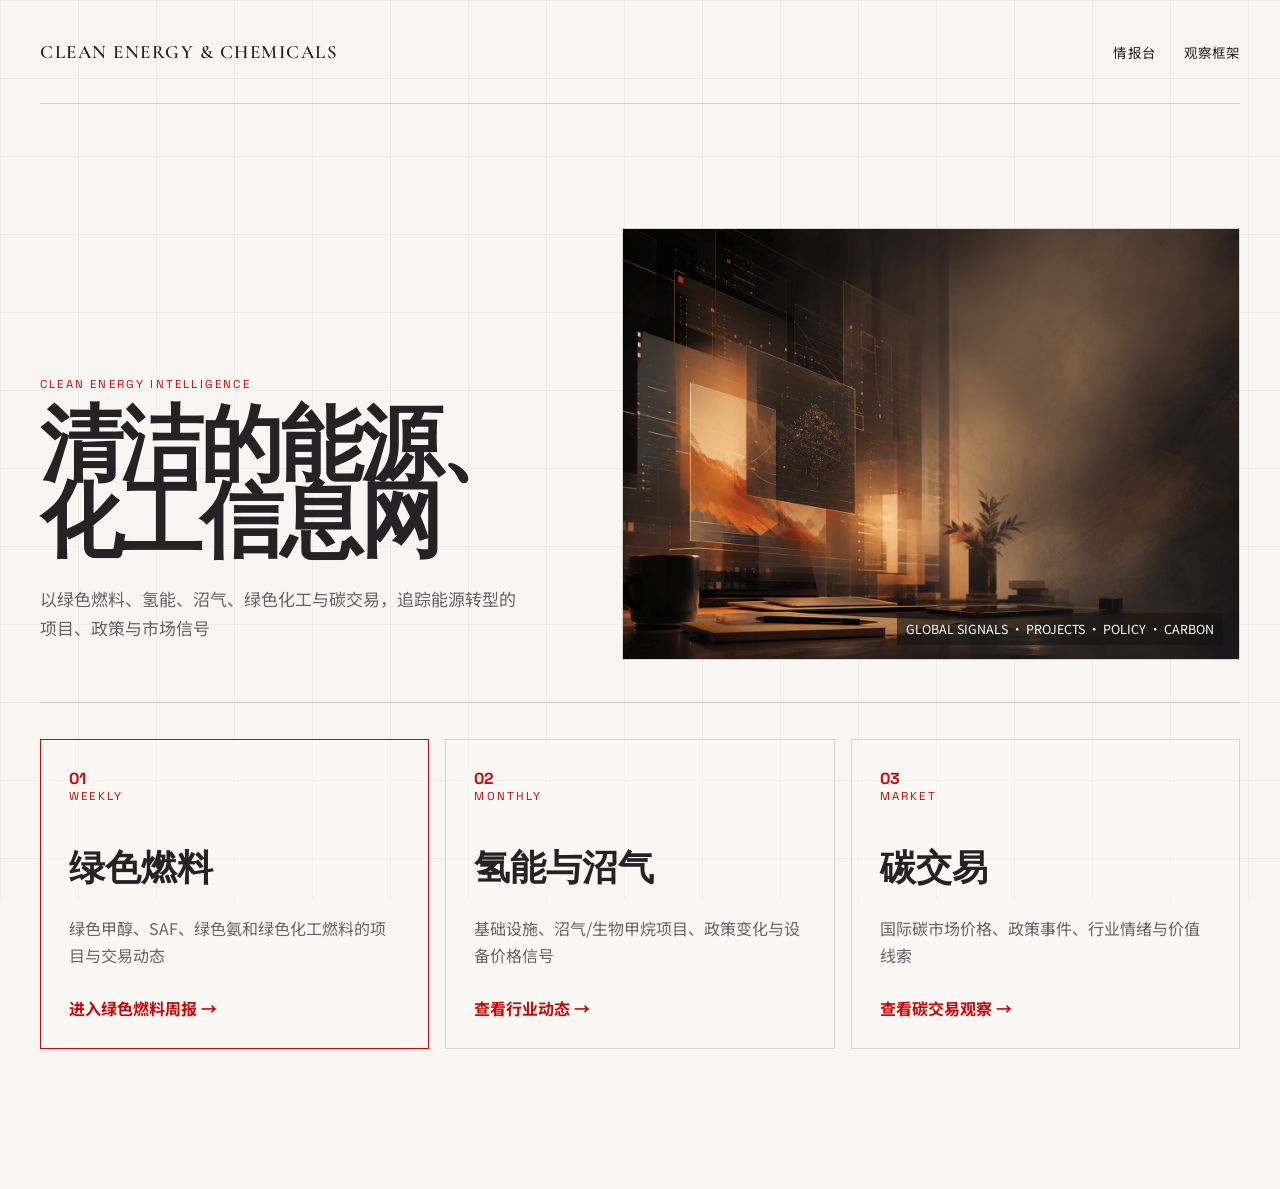
<file: index.html>
<!DOCTYPE html>
<html lang="zh-CN">
<head>
  <meta charset="UTF-8">
  <meta name="viewport" content="width=device-width, initial-scale=1.0">
  <title>清洁的能源、化工信息网</title>
  <meta name="description" content="绿色燃料、氢能、沼气、绿色化工与碳交易的信息工作台">
  <link rel="preconnect" href="https://fonts.googleapis.com">
  <link rel="preconnect" href="https://fonts.gstatic.com" crossorigin>
  <link href="https://fonts.googleapis.com/css2?family=Cormorant+Garamond:wght@500;600&family=Space+Grotesk:wght@400;500;700&family=Noto+Sans+SC:wght@400;500;700&display=swap" rel="stylesheet">
  <link rel="stylesheet" href="style.css?v=clean-energy-v1">
</head>
<body>
  <div class="page-shell">
    <header class="site-header">
      <a class="brand" href="index.html">CLEAN ENERGY &amp; CHEMICALS</a>
      <nav class="site-nav" aria-label="主导航">
        <a href="intelligence.html">情报台</a>
        <a href="framework.html">观察框架</a>
      </nav>
    </header>
    <main>
      <section class="gateway-hero">
        <div class="gateway-copy">
          <p class="eyebrow">CLEAN ENERGY INTELLIGENCE</p>
          <h1>清洁的能源、<br>化工信息网</h1>
          <p>以绿色燃料、氢能、沼气、绿色化工与碳交易，追踪能源转型的项目、政策与市场信号</p>
        </div>
        <figure class="gateway-photo">
          <img src="assets/hero-background.png" alt="红色风格化的能源与技术图景">
          <figcaption>GLOBAL SIGNALS · PROJECTS · POLICY · CARBON</figcaption>
        </figure>
      </section>
      <section class="workspace-entries clean-energy-entries" aria-label="清洁能源信息入口">
        <a class="workspace-entry workspace-entry-primary" href="intelligence.html#green-fuels">
          <span class="workspace-number">01</span><p class="eyebrow">WEEKLY</p>
          <h2>绿色燃料</h2>
          <p>绿色甲醇、SAF、绿色氨和绿色化工燃料的项目与交易动态</p>
          <span class="entry-action">进入绿色燃料周报 →</span>
        </a>
        <a class="workspace-entry" href="intelligence.html#hydrogen-biogas">
          <span class="workspace-number">02</span><p class="eyebrow">MONTHLY</p>
          <h2>氢能与沼气</h2>
          <p>基础设施、沼气/生物甲烷项目、政策变化与设备价格信号</p>
          <span class="entry-action">查看行业动态 →</span>
        </a>
        <a class="workspace-entry" href="intelligence.html#carbon-market">
          <span class="workspace-number">03</span><p class="eyebrow">MARKET</p>
          <h2>碳交易</h2>
          <p>国际碳市场价格、政策事件、行业情绪与价值线索</p>
          <span class="entry-action">查看碳交易观察 →</span>
        </a>
      </section>
    </main>
  </div>
</body>
</html>
</file>
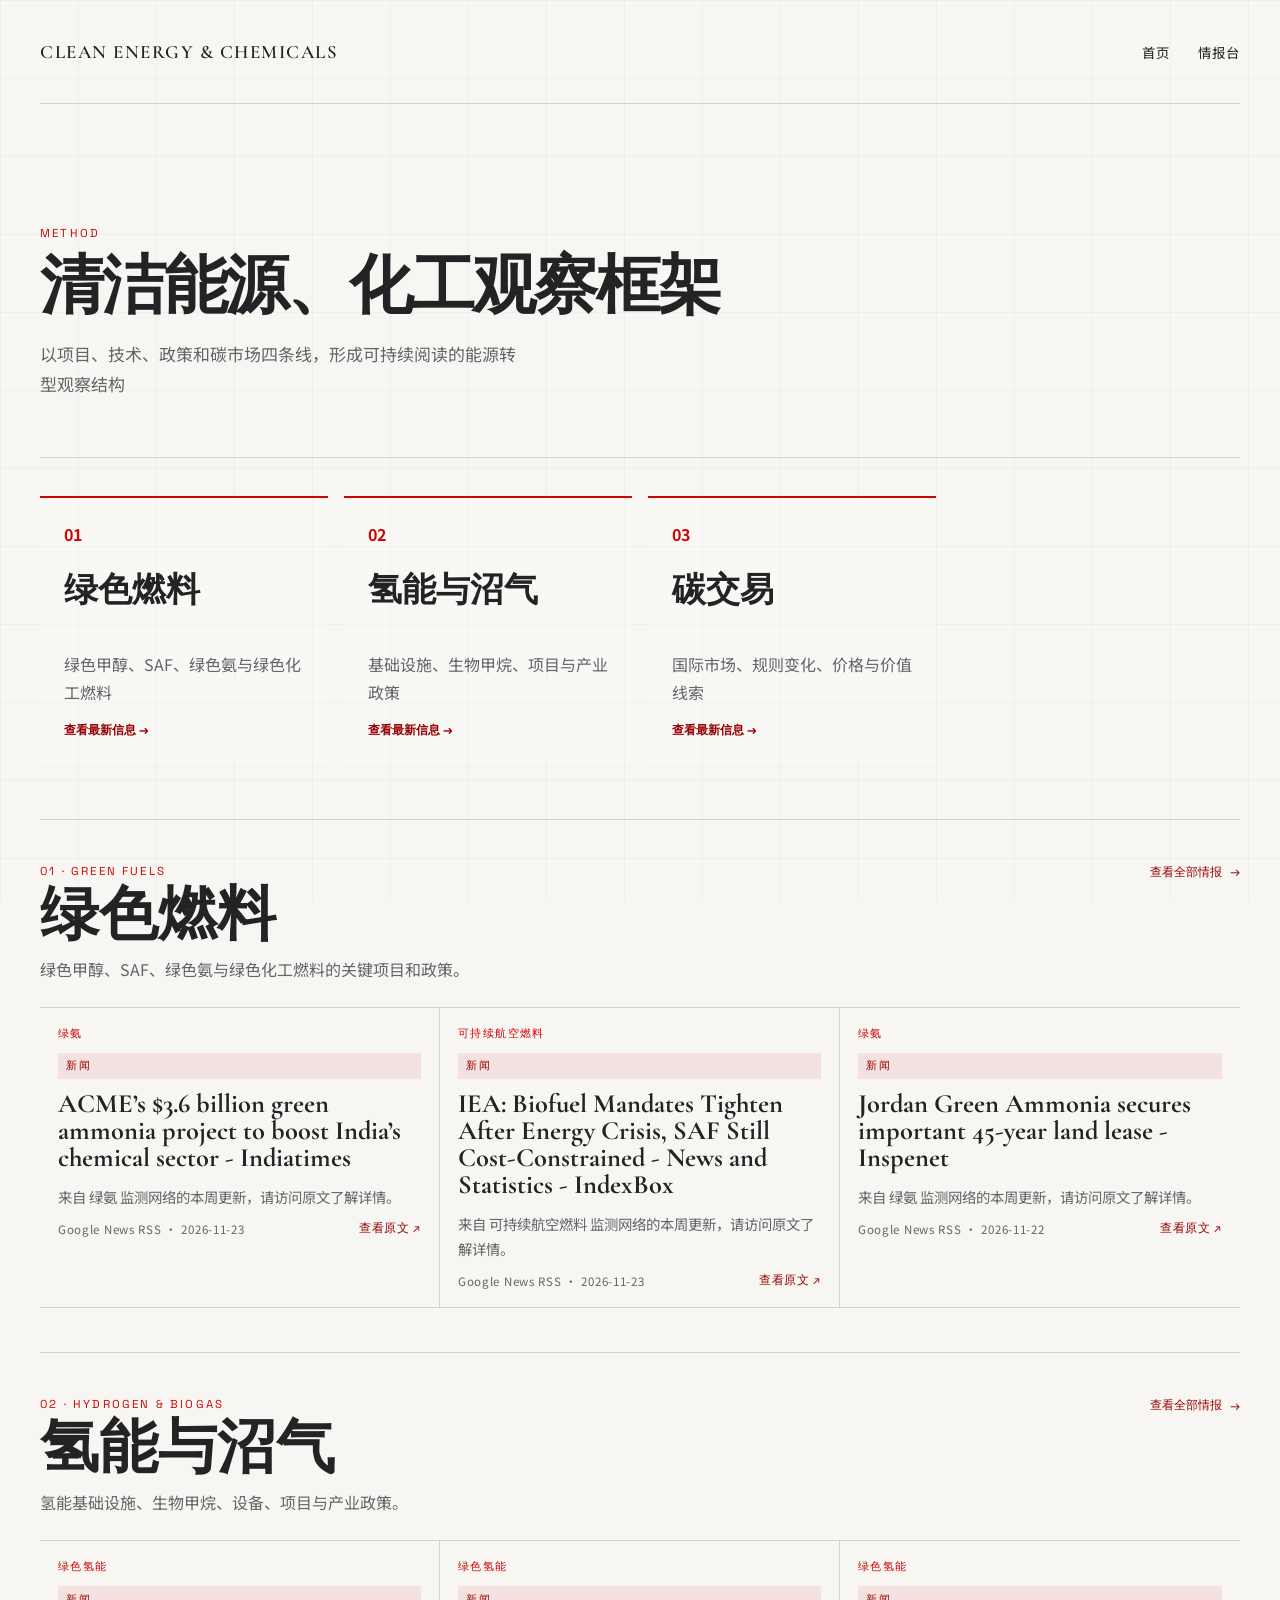
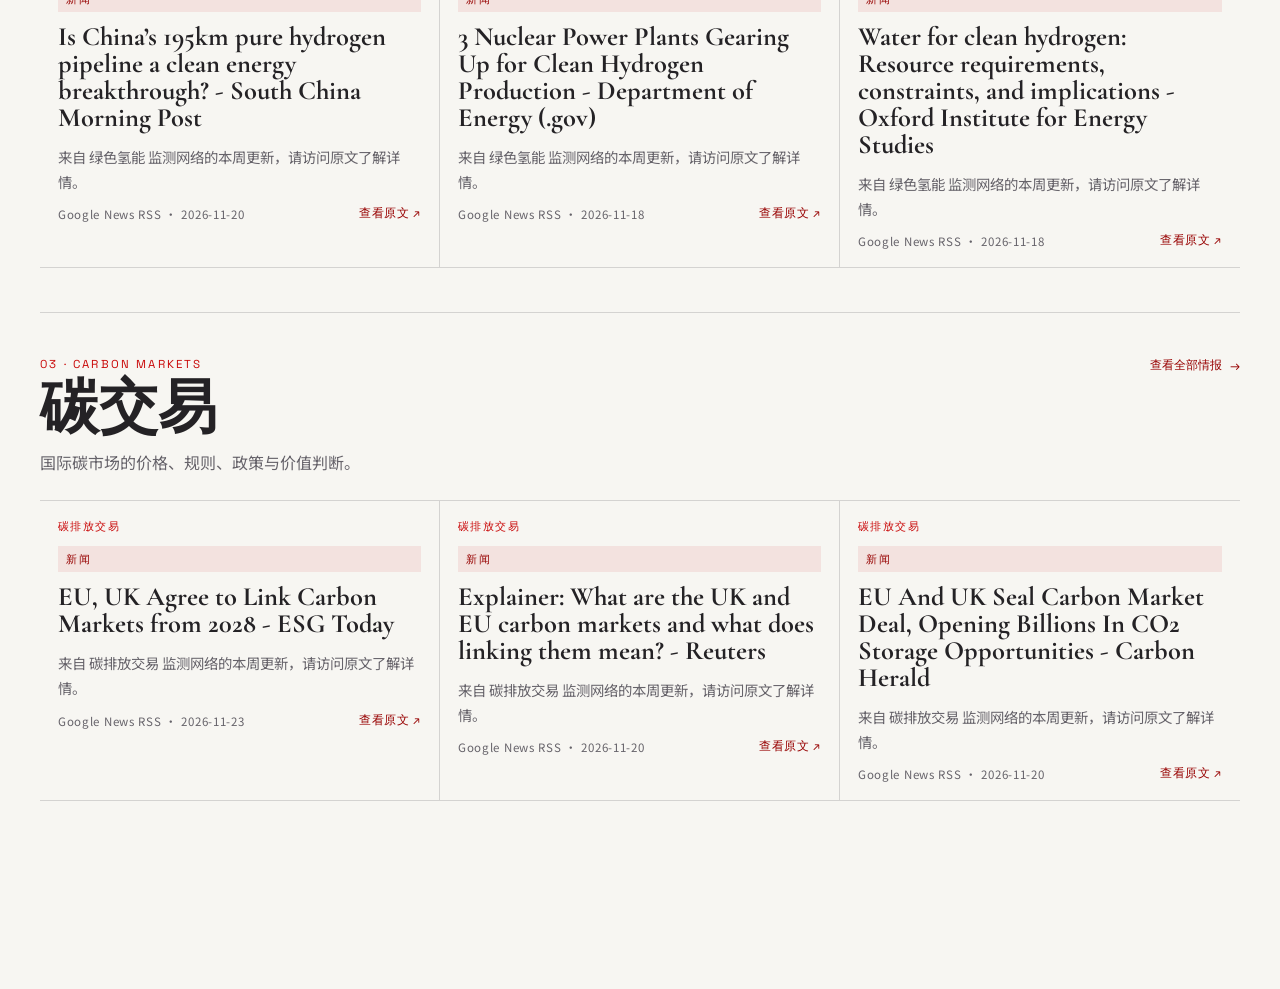
<file: framework.html>
<!DOCTYPE html>
<html lang="zh-CN">
<head>
  <meta charset="UTF-8"><meta name="viewport" content="width=device-width, initial-scale=1.0">
  <title>清洁能源、化工观察框架</title>
  <link rel="preconnect" href="https://fonts.googleapis.com"><link rel="preconnect" href="https://fonts.gstatic.com" crossorigin>
  <link href="https://fonts.googleapis.com/css2?family=Cormorant+Garamond:wght@500;600&family=Space+Grotesk:wght@400;500;700&family=Noto+Sans+SC:wght@400;500;700&display=swap" rel="stylesheet">
  <link rel="stylesheet" href="style.css?v=clean-energy-v1">
</head>
<body>
  <div class="page-shell">
    <header class="site-header"><a class="brand" href="index.html">CLEAN ENERGY &amp; CHEMICALS</a><nav class="site-nav" aria-label="主导航"><a href="index.html">首页</a><a href="intelligence.html">情报台</a></nav></header>
    <main class="workspace-page">
      <section class="workspace-hero"><p class="eyebrow">METHOD</p><h1>清洁能源、化工观察框架</h1><p>以项目、技术、政策和碳市场四条线，形成可持续阅读的能源转型观察结构</p></section>
      <nav class="framework-grid" aria-label="清洁能源观察框架索引"><a href="#framework-green-fuels"><span>01</span><h2>绿色燃料</h2><p>绿色甲醇、SAF、绿色氨与绿色化工燃料</p><b>查看最新信息 →</b></a><a href="#framework-hydrogen"><span>02</span><h2>氢能与沼气</h2><p>基础设施、生物甲烷、项目与产业政策</p><b>查看最新信息 →</b></a><a href="#framework-carbon"><span>03</span><h2>碳交易</h2><p>国际市场、规则变化、价格与价值线索</p><b>查看最新信息 →</b></a></nav>
      <div id="framework-overview" class="framework-overview"></div>
    </main>
  </div>
  <script src="script.js?v=clean-energy-v1"></script>
</body>
</html>
</file>
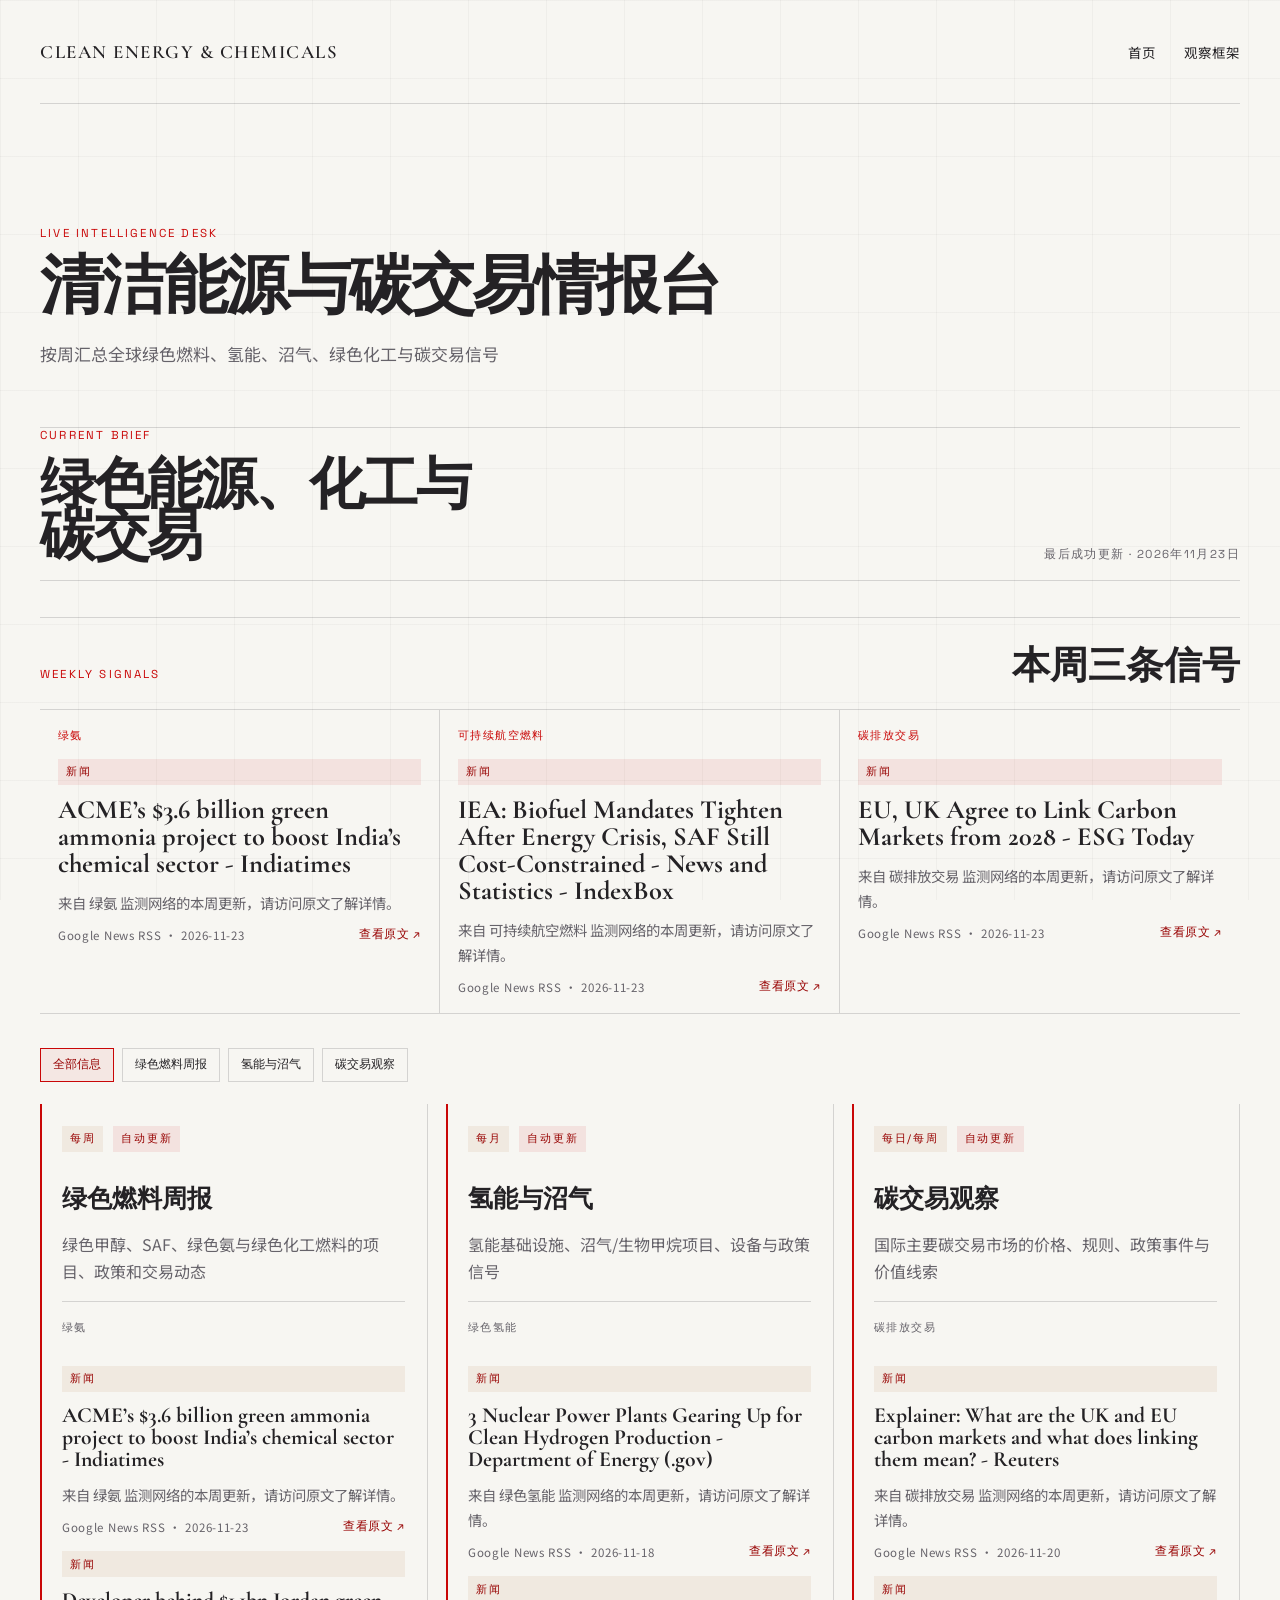
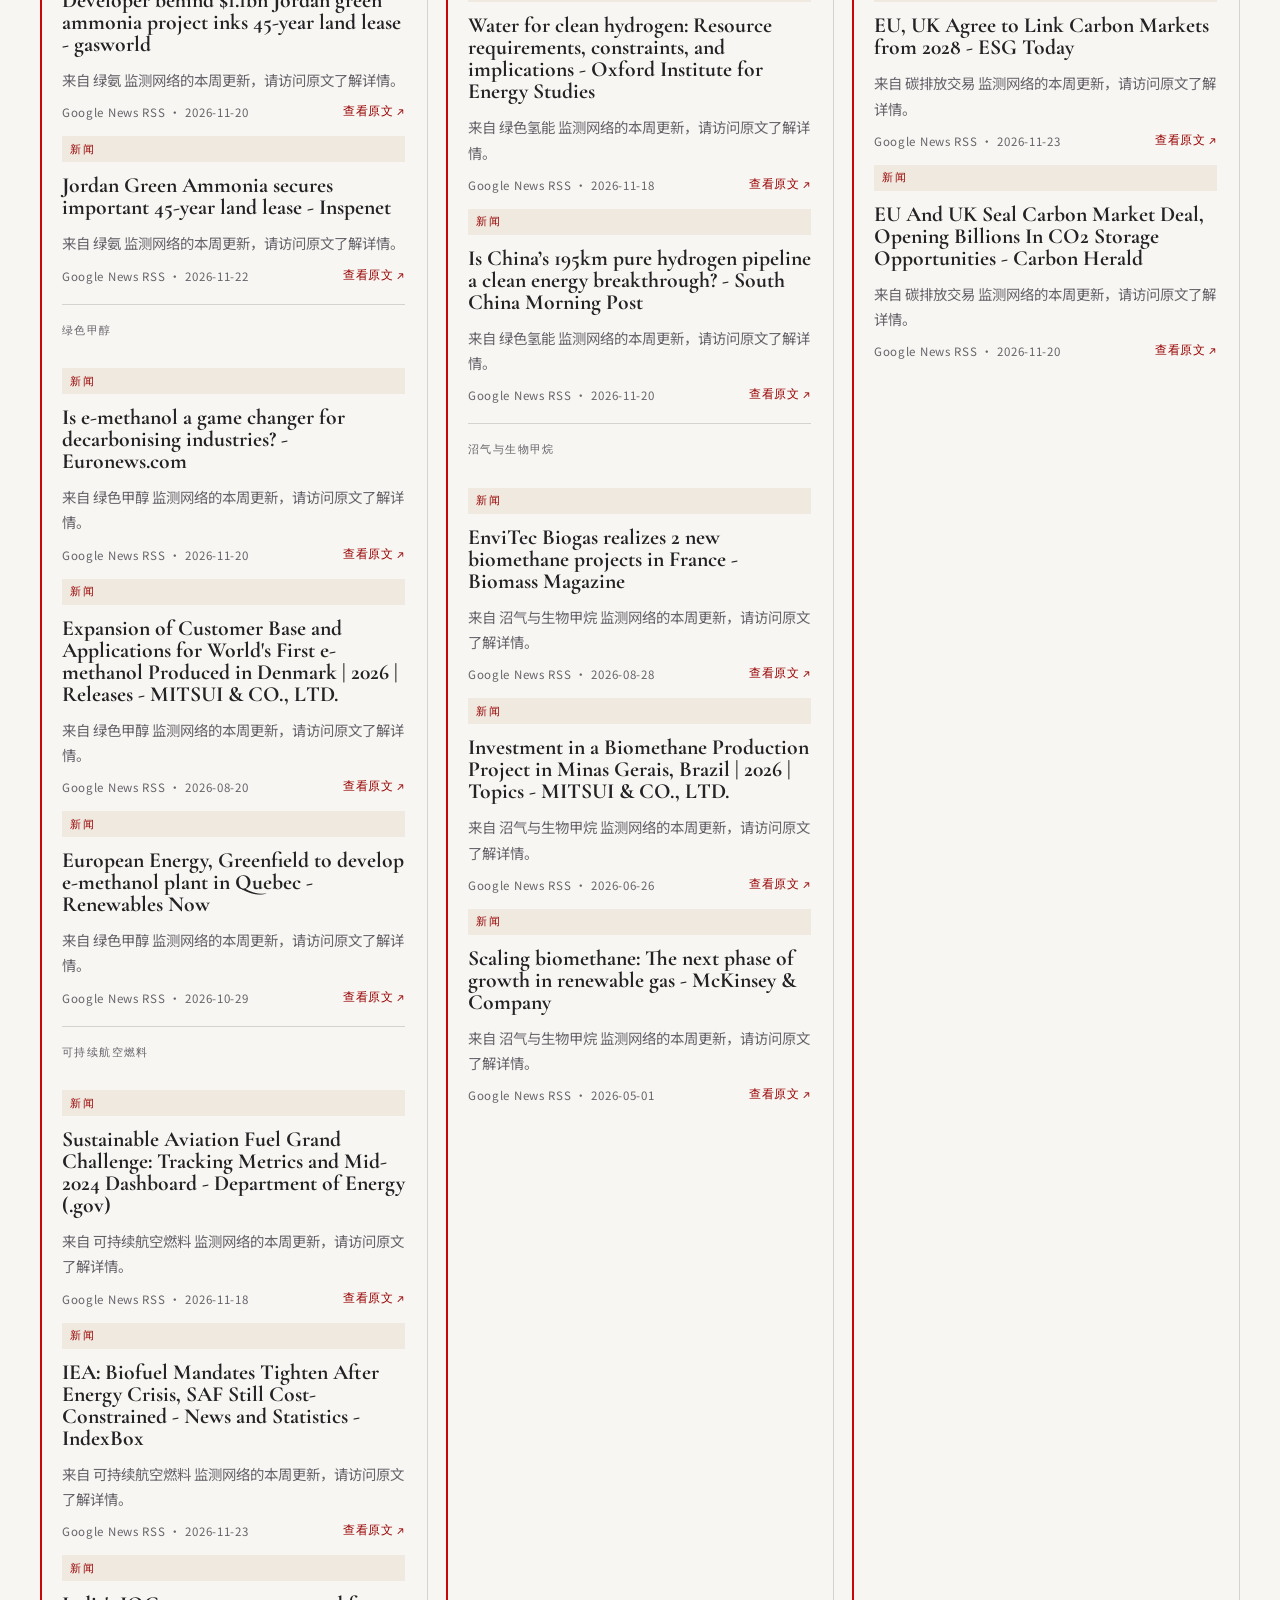
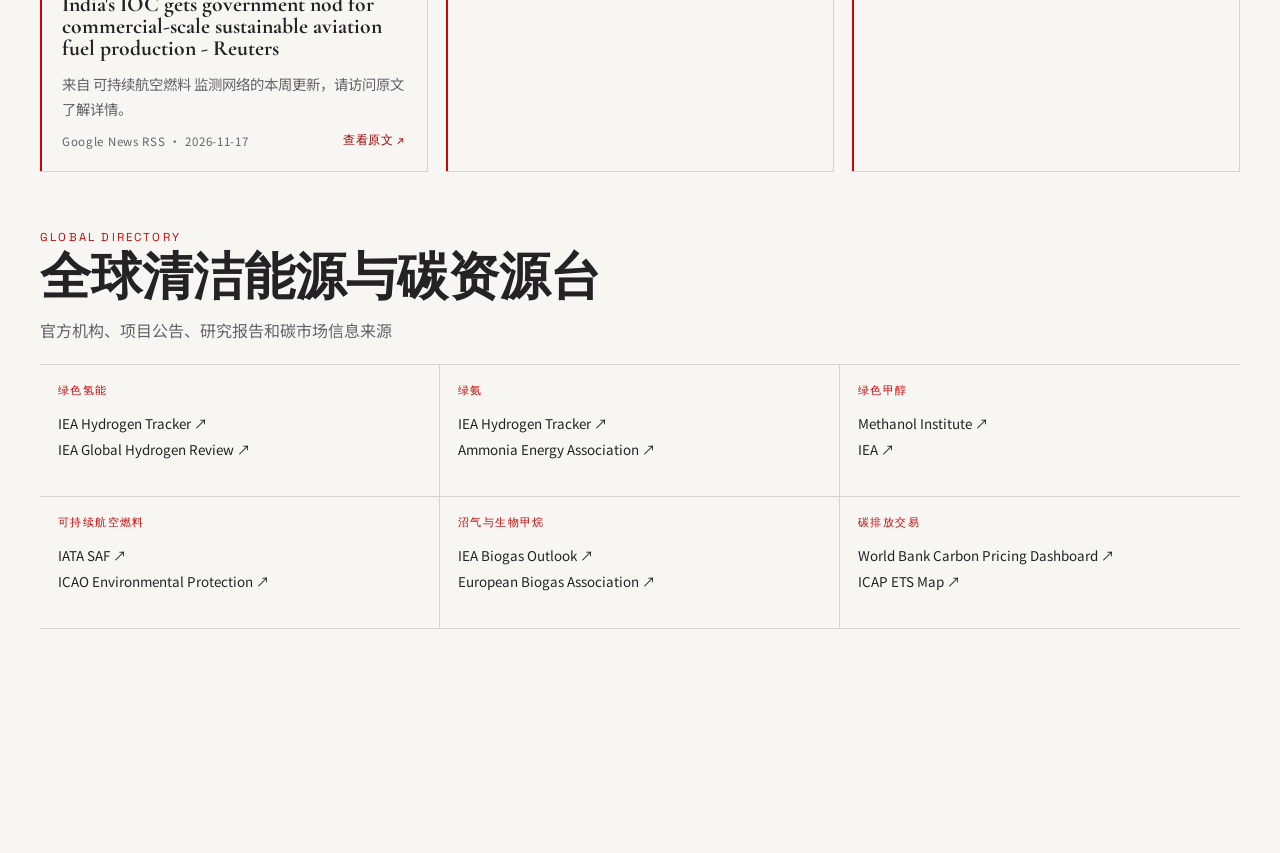
<file: intelligence.html>
<!DOCTYPE html>
<html lang="zh-CN">
<head>
  <meta charset="UTF-8">
  <meta name="viewport" content="width=device-width, initial-scale=1.0">
  <title>清洁能源与碳交易情报台</title>
  <meta name="description" content="绿色燃料、氢能、沼气、绿色化工与碳交易的每周信号">
  <link rel="preconnect" href="https://fonts.googleapis.com"><link rel="preconnect" href="https://fonts.gstatic.com" crossorigin>
  <link href="https://fonts.googleapis.com/css2?family=Cormorant+Garamond:wght@500;600&family=Space+Grotesk:wght@400;500;700&family=Noto+Sans+SC:wght@400;500;700&display=swap" rel="stylesheet">
  <link rel="stylesheet" href="style.css?v=clean-energy-v1">
</head>
<body>
  <div class="page-shell">
    <header class="site-header"><a class="brand" href="index.html">CLEAN ENERGY &amp; CHEMICALS</a><nav class="site-nav" aria-label="主导航"><a href="index.html">首页</a><a href="framework.html">观察框架</a></nav></header>
    <main class="workspace-page">
      <section class="workspace-hero"><p class="eyebrow">LIVE INTELLIGENCE DESK</p><h1>清洁能源与碳交易情报台</h1><p>按周汇总全球绿色燃料、氢能、沼气、绿色化工与碳交易信号</p></section>
      <section class="section"><div class="section-heading"><div><p class="section-kicker">CURRENT BRIEF</p><h2>绿色能源、化工与碳交易</h2></div><p class="section-side-note" id="focus-updated">正在载入更新</p></div><div class="intel-weekly-signals" id="intel-weekly-signals"></div><div class="intel-filter-bar" id="intel-filter-bar" aria-label="信息主题筛选"></div><div class="intel-live-briefs" id="intel-live-briefs"></div><div class="global-resource-directory" id="global-resource-directory"></div></section>
    </main>
  </div>
  <script src="script.js?v=clean-energy-v1"></script>
</body>
</html>
</file>
<file: style.css>
:root {
  --bg: #fbf5d8;
  --bg-deep: #f4e8b7;
  --surface: rgba(255, 252, 234, 0.78);
  --surface-strong: rgba(255, 252, 240, 0.94);
  --surface-ink: #fffef5;
  --ink: #181412;
  --muted: #62594f;
  --line: rgba(24, 20, 18, 0.1);
  --accent: #d38b2c;
  --accent-deep: #a95b17;
  --accent-soft: rgba(211, 139, 44, 0.16);
  --shadow: 0 28px 60px rgba(129, 91, 28, 0.12);
  --shadow-sharp: 0 18px 30px rgba(129, 91, 28, 0.08);
  --radius-xl: 32px;
  --radius-lg: 24px;
  --radius-md: 18px;
  --max-width: 1180px;
}

* {
  box-sizing: border-box;
}

html {
  scroll-behavior: smooth;
}

body {
  margin: 0;
  min-height: 100vh;
  font-family: "Noto Sans SC", sans-serif;
  color: var(--ink);
  background:
    radial-gradient(circle at top left, rgba(243, 203, 92, 0.24), transparent 26%),
    radial-gradient(circle at 82% 12%, rgba(255, 229, 150, 0.28), transparent 20%),
    linear-gradient(180deg, #fffbea 0%, var(--bg) 44%, #f7efc7 100%);
  overflow-x: hidden;
}

body.lightbox-open {
  overflow: hidden;
}

body::before {
  content: "";
  position: fixed;
  inset: 0;
  pointer-events: none;
  background-image:
    linear-gradient(rgba(24, 20, 18, 0.03) 1px, transparent 1px),
    linear-gradient(90deg, rgba(24, 20, 18, 0.03) 1px, transparent 1px);
  background-size: 30px 30px;
  mask-image: radial-gradient(circle at center, black 42%, transparent 92%);
}

.ambient {
  position: fixed;
  z-index: 0;
  border-radius: 999px;
  filter: blur(30px);
  pointer-events: none;
}

.ambient-one {
  top: 120px;
  left: -60px;
  width: 240px;
  height: 240px;
  background: rgba(244, 204, 92, 0.2);
}

.ambient-two {
  right: -80px;
  bottom: 120px;
  width: 280px;
  height: 280px;
  background: rgba(255, 223, 126, 0.22);
}

.page-shell {
  position: relative;
  z-index: 1;
  width: min(calc(100% - 32px), var(--max-width));
  margin: 0 auto;
  padding: 24px 0 56px;
}

.site-header {
  position: sticky;
  top: 16px;
  z-index: 20;
  display: flex;
  align-items: center;
  justify-content: space-between;
  gap: 16px;
  padding: 18px 22px;
  margin-bottom: 24px;
  border: 1px solid var(--line);
  border-radius: 999px;
  background: rgba(255, 252, 240, 0.78);
  backdrop-filter: blur(18px);
  box-shadow: var(--shadow);
}

.header-controls {
  display: flex;
  align-items: center;
  gap: 14px;
}

.brand,
.site-nav a,
.button,
.project-link,
.contact-link {
  text-decoration: none;
}

.brand {
  color: var(--ink);
  font-family: "Space Grotesk", sans-serif;
  font-size: 0.92rem;
  font-weight: 700;
  letter-spacing: 0.28em;
}

.site-nav {
  display: flex;
  flex-wrap: wrap;
  justify-content: flex-end;
  gap: 18px;
}

.language-toggle {
  min-width: 56px;
  min-height: 42px;
  padding: 0 14px;
  border: 1px solid var(--line);
  border-radius: 999px;
  background: rgba(255, 250, 242, 0.85);
  color: var(--ink);
  font-family: "Space Grotesk", sans-serif;
  font-size: 0.84rem;
  font-weight: 700;
  letter-spacing: 0.12em;
  cursor: pointer;
  transition:
    transform 0.22s ease,
    background 0.22s ease,
    box-shadow 0.22s ease;
}

.language-toggle:hover,
.language-toggle:focus-visible {
  transform: translateY(-2px);
  background: #fffdf8;
  box-shadow: 0 12px 24px rgba(52, 30, 18, 0.08);
}

.site-nav a {
  position: relative;
  color: var(--muted);
  font-size: 0.95rem;
}

.site-nav a::after {
  content: "";
  position: absolute;
  left: 0;
  bottom: -6px;
  width: 100%;
  height: 2px;
  background: linear-gradient(90deg, var(--accent), transparent);
  transform: scaleX(0);
  transform-origin: left;
  transition: transform 0.24s ease;
}

.site-nav a:hover::after,
.site-nav a:focus-visible::after {
  transform: scaleX(1);
}

.section {
  position: relative;
  margin-bottom: 24px;
  padding: 30px;
  border: 1px solid var(--line);
  border-radius: var(--radius-xl);
  background: var(--surface);
  backdrop-filter: blur(14px);
  box-shadow: var(--shadow);
}

.section::before {
  content: "";
  position: absolute;
  top: 0;
  left: 28px;
  right: 28px;
  height: 1px;
  background: linear-gradient(90deg, rgba(211, 139, 44, 0.44), transparent 80%);
}

.hero {
  display: grid;
  grid-template-columns: minmax(0, 1fr) minmax(320px, 0.92fr);
  gap: 24px;
  align-items: stretch;
}

.hero-copy,
.hero-visual {
  min-width: 0;
}

.hero-copy {
  display: flex;
  flex-direction: column;
  justify-content: center;
  padding: 12px 8px 8px 4px;
  max-width: 62ch;
}

.hero h1,
.section-heading h2,
.skill-card h3,
.project-card h3,
.fact-card h3,
.roadmap-card h3 {
  margin: 0;
  font-family: "Space Grotesk", sans-serif;
}

.hero h1 {
  max-width: 8ch;
  font-size: clamp(3.2rem, 8vw, 6.6rem);
  line-height: 0.94;
}

.eyebrow,
.section-kicker,
.section-side-note,
.overlay-label,
.signal-label,
.fact-title,
.tag,
.contact-type,
.roadmap-step {
  font-family: "Space Grotesk", sans-serif;
  letter-spacing: 0.16em;
  text-transform: uppercase;
}

.eyebrow,
.section-kicker {
  margin: 0 0 10px;
  font-size: 0.8rem;
  color: var(--accent);
}

.hero-tagline {
  margin: 20px 0 14px;
  font-size: clamp(1.2rem, 2vw, 1.5rem);
  line-height: 1.5;
  max-width: 18ch;
}

.hero-description,
.about-text,
.contact-copy,
.skill-card p,
.project-card p,
.fact-text,
.quote-text,
.contact-value,
.roadmap-card p,
.overlay-value,
.mini-bio-value {
  color: var(--muted);
  line-height: 1.82;
}

.hero-actions {
  display: flex;
  flex-wrap: wrap;
  gap: 14px;
  margin-top: 32px;
}

.button {
  display: inline-flex;
  align-items: center;
  justify-content: center;
  min-height: 48px;
  padding: 0 22px;
  border-radius: 999px;
  font-weight: 600;
  transition:
    transform 0.22s ease,
    box-shadow 0.22s ease,
    background 0.22s ease,
    color 0.22s ease;
}

.button:hover,
.button:focus-visible,
.project-link:hover,
.project-link:focus-visible,
.contact-link:hover,
.contact-link:focus-visible {
  transform: translateY(-2px);
}

.button-primary {
  color: #fffaf4;
  background: linear-gradient(135deg, var(--accent), var(--accent-deep));
  box-shadow: 0 18px 36px rgba(142, 57, 23, 0.24);
}

.button-secondary {
  color: var(--ink);
  border: 1px solid var(--line);
  background: rgba(255, 250, 242, 0.75);
}

.signal-row {
  display: grid;
  grid-template-columns: repeat(3, minmax(0, 1fr));
  gap: 12px;
  margin-top: 34px;
}

.signal-card,
.fact-card,
.skill-card,
.roadmap-card,
.panorama-card,
.gallery-card,
.vault-card,
.intel-card,
.access-card {
  padding: 18px;
  border: 1px solid var(--line);
  border-radius: var(--radius-md);
  background: rgba(255, 252, 247, 0.72);
  box-shadow: var(--shadow-sharp);
}

.signal-label,
.fact-title,
.roadmap-step {
  margin: 0 0 8px;
  font-size: 0.76rem;
  color: var(--accent);
}

.signal-value {
  margin: 0;
  font-size: 1rem;
  line-height: 1.55;
}

.hero-visual {
  display: grid;
  grid-template-rows: minmax(420px, 1fr) auto;
  gap: 16px;
}

.hero-image-card,
.hero-avatar-card {
  position: relative;
  overflow: hidden;
  border: 1px solid var(--line);
  border-radius: calc(var(--radius-xl) - 6px);
  background: var(--surface-strong);
}

.hero-image-card {
  min-height: 520px;
}

.hero-image-card::after {
  content: "";
  position: absolute;
  inset: 0;
  background:
    linear-gradient(180deg, rgba(255, 249, 221, 0.08) 0%, rgba(255, 245, 205, 0.18) 100%),
    radial-gradient(circle at 30% 18%, rgba(255, 250, 225, 0.26), transparent 30%);
  pointer-events: none;
}

.hero-image-card img {
  width: 100%;
  height: 100%;
  object-fit: cover;
  transform: scale(1.03);
  filter: brightness(1.06) saturate(1.08) contrast(1.12);
}

.hero-overlay {
  position: absolute;
  right: 18px;
  bottom: 18px;
  left: 18px;
  padding: 18px 20px;
  border: 1px solid rgba(255, 255, 255, 0.28);
  border-radius: var(--radius-md);
  background: rgba(109, 78, 24, 0.28);
  backdrop-filter: blur(16px);
}

.overlay-label {
  margin: 0 0 8px;
  font-size: 0.76rem;
  color: rgba(255, 244, 233, 0.72);
}

.overlay-value {
  margin: 0;
  color: #fff9f3;
}

.hero-avatar-card {
  display: flex;
  align-items: center;
  gap: 18px;
  padding: 18px;
}

.avatar-frame {
  flex: none;
  width: 106px;
  height: 106px;
  padding: 6px;
  border-radius: 28px;
  background: linear-gradient(135deg, rgba(203, 93, 43, 0.3), rgba(255, 255, 255, 0.9));
}

.avatar-frame img {
  width: 100%;
  height: 100%;
  object-fit: cover;
  border-radius: 24px;
}

.mini-bio-label {
  margin: 0 0 8px;
  font-family: "Space Grotesk", sans-serif;
  font-size: 0.8rem;
  letter-spacing: 0.14em;
  text-transform: uppercase;
  color: var(--accent);
}

.mini-bio-value {
  margin: 0;
}

.section-heading {
  display: flex;
  align-items: flex-end;
  justify-content: space-between;
  gap: 20px;
  margin-bottom: 24px;
}

.section-heading h2 {
  font-size: clamp(1.8rem, 3vw, 2.7rem);
}

.section-side-note {
  margin: 0;
  font-size: 0.8rem;
  color: var(--muted);
}

.about-grid {
  display: grid;
  grid-template-columns: minmax(0, 1.1fr) minmax(260px, 0.9fr);
  gap: 20px;
}

.about-story {
  display: grid;
  gap: 18px;
}

.quote-panel {
  position: relative;
  padding: 22px 22px 22px 26px;
  border: 1px solid var(--line);
  border-radius: var(--radius-lg);
  background: linear-gradient(135deg, rgba(203, 93, 43, 0.08), rgba(255, 253, 248, 0.96));
}

.quote-mark {
  position: absolute;
  top: 10px;
  left: 16px;
  margin: 0;
  font-family: "Space Grotesk", sans-serif;
  font-size: 3rem;
  line-height: 1;
  color: rgba(203, 93, 43, 0.28);
}

.quote-text {
  margin: 0;
  padding-left: 16px;
  font-size: 1.03rem;
}

.about-facts,
.cards-grid,
.roadmap-list {
  display: grid;
  gap: 14px;
}

.cards-grid {
  grid-template-columns: repeat(3, minmax(0, 1fr));
}

.skill-card {
  position: relative;
  min-height: 220px;
  padding-top: 56px;
  overflow: hidden;
}

.skill-card::after {
  content: "";
  position: absolute;
  top: -40px;
  right: -40px;
  width: 120px;
  height: 120px;
  border-radius: 50%;
  background: radial-gradient(circle, rgba(203, 93, 43, 0.16), transparent 66%);
}

.card-index {
  position: absolute;
  top: 18px;
  left: 18px;
  font-family: "Space Grotesk", sans-serif;
  font-size: 0.88rem;
  color: var(--accent);
  letter-spacing: 0.14em;
}

.project-list {
  display: grid;
  gap: 16px;
}

.project-card {
  display: grid;
  grid-template-columns: minmax(0, 1fr) auto;
  gap: 18px;
  align-items: center;
  padding: 22px;
  border: 1px solid var(--line);
  border-radius: var(--radius-lg);
  background: rgba(255, 252, 247, 0.78);
}

.project-topline,
.project-meta {
  display: flex;
  flex-wrap: wrap;
  gap: 10px;
}

.project-topline {
  margin-bottom: 14px;
}

.project-meta {
  margin-top: 18px;
}

.tag {
  display: inline-flex;
  align-items: center;
  min-height: 30px;
  padding: 0 12px;
  border: 1px solid rgba(203, 93, 43, 0.18);
  border-radius: 999px;
  background: rgba(203, 93, 43, 0.08);
  font-size: 0.72rem;
  color: var(--accent-deep);
}

.project-link {
  display: inline-flex;
  align-items: center;
  justify-content: center;
  min-height: 46px;
  padding: 0 18px;
  border-radius: 999px;
  background: var(--surface-ink);
  color: var(--ink);
  border: 1px solid var(--line);
  white-space: nowrap;
}

.roadmap-list {
  grid-template-columns: repeat(3, minmax(0, 1fr));
}

.roadmap-card {
  min-height: 180px;
}

.contact-section {
  background:
    radial-gradient(circle at top right, rgba(244, 204, 92, 0.2), transparent 28%),
    rgba(255, 251, 233, 0.82);
}

.contact-copy {
  max-width: 60ch;
  margin: 0 0 22px;
}

.contact-note {
  margin: -10px 0 22px;
  color: var(--muted);
  font-size: 0.95rem;
  line-height: 1.7;
}

.contact-links {
  display: grid;
  grid-template-columns: repeat(3, minmax(0, 1fr));
  gap: 14px;
}

.contact-link {
  display: grid;
  gap: 10px;
  padding: 18px;
  border: 1px solid var(--line);
  border-radius: var(--radius-md);
  background: rgba(255, 252, 247, 0.82);
  color: inherit;
}

.contact-type {
  font-size: 0.76rem;
  color: var(--accent);
}

.contact-value {
  margin: 0;
  font-size: 1rem;
}

.contact-link.is-muted .contact-value {
  opacity: 0.72;
}

.panorama-grid,
.access-grid {
  display: grid;
  grid-template-columns: repeat(2, minmax(0, 1fr));
  gap: 16px;
}

.panorama-card,
.intel-card,
.access-card,
.gallery-card,
.vault-card {
  min-height: 210px;
}

.panorama-card,
.intel-card,
.access-card {
  background:
    linear-gradient(180deg, rgba(255, 254, 246, 0.98), rgba(255, 248, 223, 0.8));
}

.panorama-card {
  position: relative;
  padding-top: 56px;
  overflow: hidden;
}

.panorama-card::after {
  content: "";
  position: absolute;
  top: -50px;
  right: -50px;
  width: 132px;
  height: 132px;
  border-radius: 50%;
  background: radial-gradient(circle, rgba(211, 139, 44, 0.16), transparent 68%);
}

.memory-split {
  display: grid;
  grid-template-columns: repeat(2, minmax(0, 1fr));
  gap: 18px;
}

.memory-column {
  padding: 22px;
  border: 1px solid var(--line);
  border-radius: var(--radius-lg);
  min-width: 0;
}

.public-memory {
  background: linear-gradient(180deg, rgba(255, 252, 247, 0.9), rgba(255, 248, 240, 0.88));
}

.private-memory {
  background: linear-gradient(180deg, rgba(32, 26, 23, 0.92), rgba(58, 43, 34, 0.9));
}

.private-memory,
.private-memory h3,
.private-memory p,
.private-memory .memory-label,
.private-memory .tag {
  color: #fff6ef;
}

.private-memory .vault-card {
  background: rgba(255, 255, 255, 0.06);
  border-color: rgba(255, 255, 255, 0.12);
}

.private-memory .tag {
  background: rgba(255, 244, 233, 0.1);
  border-color: rgba(255, 244, 233, 0.16);
}

.memory-header {
  margin-bottom: 14px;
}

.memory-label {
  margin: 0 0 8px;
  font-family: "Space Grotesk", sans-serif;
  font-size: 0.78rem;
  letter-spacing: 0.16em;
  text-transform: uppercase;
  color: var(--accent);
}

.memory-column h3,
.gallery-card h3,
.vault-card h3,
.intel-card h3,
.access-card h3 {
  margin: 0;
  font-family: "Space Grotesk", sans-serif;
}

.memory-copy,
.gallery-card p,
.vault-card p,
.access-card p,
.intel-card p,
.intel-mode {
  color: var(--muted);
  line-height: 1.8;
}

.private-memory .memory-copy,
.private-memory .vault-card p {
  color: rgba(255, 246, 239, 0.82);
}

.memory-gallery,
.vault-list {
  display: grid;
  gap: 14px;
  margin-top: 18px;
}

.map-grid,
.photo-gallery,
.fragment-list {
  display: grid;
  gap: 16px;
  margin-top: 18px;
}

.map-grid {
  grid-template-columns: repeat(2, minmax(0, 1fr));
}

.map-card,
.photo-card,
.fragment-card {
  border: 1px solid var(--line);
  border-radius: var(--radius-md);
  background: rgba(255, 252, 247, 0.82);
  overflow: hidden;
  box-shadow: var(--shadow-sharp);
}

.gallery-card-feature {
  padding: 18px;
}

.gallery-card-feature > h3 {
  margin: 0 0 10px;
  font-family: "Space Grotesk", sans-serif;
}

.gallery-card-feature > p {
  margin: 0;
  color: var(--muted);
  line-height: 1.8;
}

.photo-gallery {
  grid-template-columns: repeat(3, minmax(0, 1fr));
}

.photo-card img {
  width: 100%;
  aspect-ratio: 4 / 3;
  object-fit: cover;
  display: block;
}

.photo-zoom-trigger {
  display: block;
  width: 100%;
  padding: 0;
  border: 0;
  background: transparent;
  cursor: zoom-in;
}

.photo-card-copy,
.fragment-card {
  padding: 16px;
}

.photo-card-copy h3,
.fragment-day-card h3 {
  margin: 0;
  font-family: "Space Grotesk", sans-serif;
}

.photo-location {
  margin: 0 0 10px;
  color: var(--accent-deep);
  font-size: 0.92rem;
  line-height: 1.6;
}

.fragment-link {
  display: inline-flex;
  align-items: center;
  justify-content: center;
  min-height: 40px;
  padding: 0 16px;
  margin-top: 12px;
  border-radius: 999px;
  background: linear-gradient(135deg, var(--accent), var(--accent-deep));
  color: #fffaf4;
  text-decoration: none;
  font-weight: 600;
}

.lightbox {
  position: fixed;
  inset: 0;
  z-index: 80;
  display: grid;
  place-items: center;
  padding: 24px;
  background: rgba(18, 14, 10, 0.82);
  backdrop-filter: blur(10px);
}

.lightbox[hidden] {
  display: none;
}

.lightbox-image {
  max-width: min(92vw, 1200px);
  max-height: 84vh;
  border-radius: 20px;
  box-shadow: 0 24px 60px rgba(0, 0, 0, 0.3);
}

.lightbox-close {
  position: absolute;
  top: 18px;
  right: 18px;
  width: 44px;
  height: 44px;
  border: 0;
  border-radius: 999px;
  background: rgba(255, 252, 244, 0.92);
  color: var(--ink);
  font-size: 1.6rem;
  cursor: pointer;
}

.fragment-day-card {
  padding: 16px;
  border: 1px solid var(--line);
  border-radius: var(--radius-md);
  background: rgba(255, 252, 247, 0.82);
  box-shadow: var(--shadow-sharp);
}

.calendar-card {
  margin-top: 18px;
  padding: 16px;
  border: 1px solid var(--line);
  border-radius: var(--radius-md);
  background: rgba(255, 252, 247, 0.82);
  box-shadow: var(--shadow-sharp);
}

.calendar-card-topline,
.calendar-entry-topline {
  display: flex;
  align-items: center;
  justify-content: space-between;
  gap: 12px;
}

.calendar-grid {
  display: grid;
  grid-template-columns: repeat(7, minmax(0, 1fr));
  gap: 10px;
  margin-top: 14px;
}

.calendar-weekday {
  text-align: center;
  font-family: "Space Grotesk", sans-serif;
  font-size: 0.78rem;
  letter-spacing: 0.12em;
  text-transform: uppercase;
  color: var(--accent-deep);
}

.calendar-day {
  min-height: 68px;
  border: 1px solid rgba(169, 91, 23, 0.12);
  border-radius: 14px;
  background: rgba(255, 249, 235, 0.68);
}

.calendar-day-empty {
  background: rgba(255, 250, 244, 0.42);
}

.calendar-day-active {
  display: grid;
  align-content: center;
  justify-items: center;
  gap: 4px;
  background: linear-gradient(180deg, rgba(255, 240, 200, 0.96), rgba(255, 230, 168, 0.88));
  color: var(--ink);
}

.calendar-day-number {
  font-family: "Space Grotesk", sans-serif;
  font-weight: 700;
}

.calendar-day-label {
  font-size: 0.72rem;
  color: var(--accent-deep);
}

.calendar-entry-badge {
  display: inline-flex;
  align-items: center;
  min-height: 30px;
  padding: 0 12px;
  border-radius: 999px;
  background: rgba(211, 139, 44, 0.1);
  color: var(--accent-deep);
  font-size: 0.78rem;
  font-weight: 600;
}

.calendar-entry-details {
  margin-top: 12px;
}

.calendar-entry-details summary {
  list-style: none;
  cursor: pointer;
  padding: 12px 14px;
  border-radius: 12px;
  background: rgba(255, 249, 235, 0.76);
  font-family: "Space Grotesk", sans-serif;
  font-weight: 700;
}

.calendar-entry-details summary::-webkit-details-marker {
  display: none;
}

.calendar-entry-details summary::after {
  content: "+";
  float: right;
  color: var(--accent-deep);
}

.calendar-entry-details[open] summary::after {
  content: "-";
}

.fragment-day-list {
  display: grid;
  gap: 12px;
  margin-top: 12px;
}

.fragment-entry {
  border: 1px solid rgba(169, 91, 23, 0.14);
  border-radius: 14px;
  background: rgba(255, 249, 235, 0.76);
  overflow: hidden;
}

.fragment-entry summary {
  list-style: none;
  cursor: pointer;
  padding: 14px 16px;
  font-family: "Space Grotesk", sans-serif;
  font-weight: 700;
}

.fragment-entry summary::-webkit-details-marker {
  display: none;
}

.fragment-entry summary::after {
  content: "+";
  float: right;
  color: var(--accent-deep);
}

.fragment-entry[open] summary::after {
  content: "-";
}

.fragment-entry-body {
  padding: 0 16px 16px;
}

.fragment-entry-body p {
  color: var(--muted);
  line-height: 1.8;
}

.memory-entry-button {
  margin-top: 18px;
}

.intel-topline,
.vault-topline {
  display: flex;
  flex-wrap: wrap;
  gap: 10px;
  margin-bottom: 14px;
}

.intel-card {
  position: relative;
  overflow: hidden;
  border-color: rgba(169, 91, 23, 0.18);
}

.intel-card::before {
  content: "";
  position: absolute;
  inset: 0 auto 0 0;
  width: 6px;
  background: linear-gradient(180deg, var(--accent), #e7b24f);
}

.intel-card h3 {
  padding-right: 20px;
}

.intel-card .tag:first-child {
  background: rgba(169, 91, 23, 0.08);
}

.intel-mode {
  margin: 18px 0 0;
  font-size: 0.95rem;
  color: var(--accent-deep);
  font-weight: 600;
}

.access-card {
  border-style: solid;
}

.intel-mode {
  margin: 18px 0 0;
  font-size: 0.95rem;
}

.family-page .page-shell {
  max-width: 980px;
}

.family-hero {
  display: grid;
  gap: 18px;
}

.family-hero-copy {
  max-width: 64ch;
}

.family-badge {
  display: inline-flex;
  align-items: center;
  min-height: 34px;
  padding: 0 14px;
  border: 1px solid rgba(211, 139, 44, 0.18);
  border-radius: 999px;
  background: rgba(211, 139, 44, 0.08);
  color: var(--accent-deep);
  font-family: "Space Grotesk", sans-serif;
  font-size: 0.76rem;
  letter-spacing: 0.14em;
  text-transform: uppercase;
}

.family-grid,
.family-protocol-grid {
  display: grid;
  grid-template-columns: repeat(2, minmax(0, 1fr));
  gap: 16px;
}

.family-card {
  padding: 22px;
  border: 1px solid var(--line);
  border-radius: var(--radius-lg);
  background: rgba(255, 252, 244, 0.82);
}

.family-card h3 {
  margin: 0 0 12px;
  font-family: "Space Grotesk", sans-serif;
}

.family-card p,
.family-note {
  margin: 0;
  color: var(--muted);
  line-height: 1.8;
}

.reveal {
  opacity: 0;
  transform: translateY(24px);
  transition:
    opacity 0.7s ease,
    transform 0.7s ease;
}

.reveal.is-visible {
  opacity: 1;
  transform: translateY(0);
}

@media (max-width: 1024px) {
  .hero,
  .about-grid,
  .cards-grid,
  .roadmap-list,
  .contact-links,
  .panorama-grid,
  .access-grid,
  .memory-split,
  .photo-gallery,
  .calendar-grid,
  .family-grid,
  .family-protocol-grid {
    grid-template-columns: 1fr;
  }

  .hero-visual {
    grid-template-rows: auto auto;
  }

  .project-card {
    grid-template-columns: 1fr;
    align-items: flex-start;
  }

  .signal-row {
    grid-template-columns: 1fr;
  }
}

@media (max-width: 720px) {
  .page-shell {
    width: min(calc(100% - 20px), var(--max-width));
    padding-top: 16px;
  }

  .site-header,
  .section {
    padding: 20px;
  }

  .site-header {
    top: 10px;
    border-radius: 28px;
  }

  .header-controls {
    width: 100%;
    flex-wrap: wrap;
    justify-content: space-between;
  }

  .site-nav {
    gap: 12px;
  }

  .hero h1 {
    font-size: clamp(2.8rem, 16vw, 4.4rem);
  }

  .hero-image-card {
    min-height: 380px;
  }

  .hero-avatar-card {
    flex-direction: column;
    align-items: flex-start;
  }

  .section-heading {
    align-items: flex-start;
    flex-direction: column;
  }
}

@media (prefers-reduced-motion: reduce) {
  html {
    scroll-behavior: auto;
  }

  .reveal,
  .reveal.is-visible,
  .button,
  .project-link,
  .contact-link,
  .site-nav a::after {
    transition: none;
  }
}

/* Editorial visual system — shared by the public and family-access pages. */
:root {
  --paper: #f7f6f2;
  --paper-deep: #efeee8;
  --ink: #242225;
  --muted: #66636a;
  --line: rgba(36, 34, 37, 0.16);
  --accent: #c90707;
  --accent-deep: #970000;
  --surface: transparent;
  --surface-strong: #f7f6f2;
  --surface-ink: #fbfaf7;
  --shadow: none;
  --shadow-sharp: none;
  --radius-xl: 0;
  --radius-lg: 0;
  --radius-md: 0;
  --max-width: 1360px;
}

body {
  font-family: "Noto Sans SC", sans-serif;
  color: var(--ink);
  background: var(--paper);
}

body::before {
  background-image: linear-gradient(rgba(36, 34, 37, 0.035) 1px, transparent 1px), linear-gradient(90deg, rgba(36, 34, 37, 0.035) 1px, transparent 1px);
  background-size: 78px 78px;
  mask-image: none;
}

.ambient { display: none; }
.page-shell { width: min(calc(100% - 80px), var(--max-width)); padding: 0 0 88px; }

.site-header {
  position: relative;
  top: auto;
  gap: 28px;
  min-height: 104px;
  padding: 0;
  margin: 0 0 68px;
  border: 0;
  border-bottom: 1px solid var(--line);
  border-radius: 0;
  background: transparent;
  box-shadow: none;
  backdrop-filter: none;
}

.brand { font-family: "Cormorant Garamond", serif; font-size: 1.18rem; font-weight: 600; letter-spacing: 0.08em; }
.header-controls { gap: 24px; }
.site-nav { gap: 28px; }
.site-nav a { font-size: 0.84rem; letter-spacing: 0.08em; color: var(--ink); }
.site-nav a::after { height: 1px; bottom: -10px; background: var(--accent); }
.language-toggle { min-width: 48px; min-height: 38px; padding: 0 10px; border: 0; border-left: 1px solid var(--line); border-radius: 0; background: transparent; box-shadow: none; }
.language-toggle:hover, .language-toggle:focus-visible { background: transparent; box-shadow: none; transform: none; color: var(--accent); }

.section { margin-bottom: 80px; padding: 0; border: 0; border-radius: 0; background: transparent; box-shadow: none; backdrop-filter: none; }
.section::before { display: none; }
.hero { grid-template-columns: minmax(0, 0.92fr) minmax(420px, 1.08fr); gap: 64px; align-items: start; padding-bottom: 80px; border-bottom: 1px solid var(--line); }
.hero-copy { min-height: 620px; padding: 18px 6px 8px 0; justify-content: flex-start; }
.hero h1, .section-heading h2, .skill-card h3, .project-card h3, .fact-card h3, .roadmap-card h3, .memory-column h3, .gallery-card h3, .vault-card h3, .intel-card h3, .access-card h3, .family-card h3 { font-family: "Cormorant Garamond", serif; font-weight: 600; }
.hero h1 { max-width: 6ch; margin-top: 18px; font-size: clamp(3.9rem, 6.4vw, 6.6rem); line-height: 0.88; letter-spacing: -0.045em; }
.eyebrow, .section-kicker { margin-bottom: 18px; color: var(--accent); font-size: 0.72rem; letter-spacing: 0.19em; }
.hero-tagline { max-width: 24ch; margin: 38px 0 20px; font-family: "Cormorant Garamond", serif; font-size: clamp(1.55rem, 2.5vw, 2.45rem); line-height: 1.16; letter-spacing: 0.012em; }
.hero-tagline::first-line { color: var(--accent); font-style: italic; }
.hero-description, .about-text, .contact-copy, .skill-card p, .project-card p, .fact-text, .quote-text, .contact-value, .roadmap-card p, .overlay-value, .mini-bio-value { line-height: 1.9; }
.hero-description { max-width: 58ch; font-size: 0.95rem; letter-spacing: 0.01em; }
.hero-actions { gap: 0; margin-top: 28px; }
.button, .project-link, .fragment-link { min-height: 52px; padding: 0 22px; border-radius: 0; font-size: 0.86rem; letter-spacing: 0.04em; }
.button-primary, .fragment-link { background: var(--accent); box-shadow: none; }
.button-secondary, .project-link { border-color: var(--line); background: transparent; }
.button:hover, .button:focus-visible, .project-link:hover, .project-link:focus-visible, .contact-link:hover, .contact-link:focus-visible { transform: none; }
.button-primary:hover, .button-primary:focus-visible, .fragment-link:hover, .fragment-link:focus-visible { background: var(--accent-deep); }

.signal-row { grid-template-columns: repeat(3, 1fr); gap: 0; margin-top: auto; border-top: 1px solid var(--line); }
.signal-card { min-height: 108px; padding: 18px 18px 0 0; border: 0; border-right: 1px solid var(--line); border-radius: 0; background: transparent; box-shadow: none; }
.signal-card + .signal-card { padding-left: 18px; }
.signal-card:last-child { border-right: 0; }
.signal-label, .fact-title, .roadmap-step, .memory-label, .mini-bio-label, .contact-type { color: var(--accent); font-size: 0.7rem; letter-spacing: 0.16em; }
.signal-value { font-size: 0.92rem; }

.hero-visual { grid-template-rows: 1fr auto; gap: 0; }
.hero-image-card, .hero-avatar-card { border: 1px solid var(--line); border-radius: 0; background: transparent; }
.hero-image-card { min-height: 624px; }
.hero-image-card::after { background: linear-gradient(180deg, transparent 50%, rgba(20, 18, 20, 0.32)); }
.hero-image-card img { transform: none; filter: saturate(0.9) contrast(1.18) brightness(0.98); }
.hero-overlay {
  right: 0;
  bottom: 0;
  left: 0;
  display: grid;
  grid-template-columns: repeat(2, minmax(0, 1fr));
  gap: 14px;
  padding: 18px 20px;
  border: 0;
  border-top: 1px solid rgba(255,255,255,0.38);
  border-radius: 0;
  background: rgba(25, 23, 25, 0.46);
  backdrop-filter: none;
}
.overlay-block { min-width: 0; }
.overlay-block-location { text-align: right; }
.overlay-value { margin-top: 8px; color: #fff8ef; font-size: 0.92rem; line-height: 1.6; }
.hero-avatar-card { gap: 16px; padding: 16px 0; border-top: 0; }
.avatar-frame { width: 82px; height: 82px; padding: 0; border-radius: 0; background: none; }
.avatar-frame img { border-radius: 0; }

.section-heading { align-items: end; margin-bottom: 36px; padding-bottom: 18px; border-bottom: 1px solid var(--line); }
.section-heading h2 { max-width: 16ch; font-size: clamp(2.8rem, 4.4vw, 4.8rem); line-height: 0.9; letter-spacing: -0.04em; }
html[lang="zh-CN"] #hero-name,
html[lang="zh-CN"] #intelligence-title,
html[lang="zh-CN"] #access-title,
html[lang="zh-CN"] #contact-title {
  max-width: none;
  white-space: nowrap;
}

/* Workspace redesign */
.gateway-hero { display: grid; grid-template-columns: minmax(0, .9fr) minmax(360px, 1.1fr); gap: clamp(32px, 6vw, 88px); align-items: end; min-height: 510px; padding: 56px 0 42px; border-bottom: 1px solid var(--line); }
.gateway-copy h1, .workspace-hero h1 { margin: 12px 0 22px; font-family: "Cormorant Garamond", serif; font-size: clamp(3rem, 6.5vw, 6.7rem); line-height: .92; letter-spacing: -.035em; }
.gateway-copy p:not(.eyebrow), .workspace-hero > p:last-child { max-width: 30rem; color: var(--muted); font-size: 1.06rem; line-height: 1.75; }
.gateway-photo { position: relative; margin: 0; min-height: 430px; overflow: hidden; border: 1px solid var(--line); }
.gateway-photo img { display:block; width:100%; height:430px; object-fit:cover; }
.gateway-photo figcaption { position:absolute; right:16px; bottom:14px; padding:7px 9px; color:#fff; background:rgba(20,20,18,.62); font-size:.78rem; }
.workspace-entries { display:grid; grid-template-columns:repeat(3,minmax(0,1fr)); gap:16px; padding:36px 0 52px; }
.workspace-entry { display:flex; min-height:310px; flex-direction:column; padding:28px; border:1px solid var(--line); color:var(--ink); text-decoration:none; background:rgba(255,255,255,.25); transition:transform .2s ease, border-color .2s ease, background .2s ease; }
.workspace-entry:hover, .workspace-entry:focus-visible { transform:translateY(-4px); border-color:var(--accent); background:#fffdf8; }
.workspace-entry-primary { border-color:var(--accent); }
.workspace-number { color:var(--accent); font-family:"Space Grotesk",sans-serif; font-weight:700; }
.workspace-entry h2 { margin:30px 0 12px; font-family:"Cormorant Garamond",serif; font-size:clamp(1.55rem,2.8vw,3rem); line-height:1; white-space:nowrap; }
.workspace-entry p:not(.eyebrow) { color:var(--muted); line-height:1.7; }
.entry-action { margin-top:auto; color:var(--accent); font-weight:700; }
.workspace-page { padding-bottom:56px; }
.workspace-hero { padding:54px 0 42px; border-bottom:1px solid var(--line); }
.workspace-hero h1 { font-size:clamp(2rem,5vw,5.5rem); max-width:none; white-space:nowrap; }
.framework-grid { display:grid; grid-template-columns:repeat(4,1fr); gap:16px; padding-top:38px; }
.framework-grid > a { display:flex; min-height:260px; flex-direction:column; padding:24px; border-top:2px solid var(--accent); background:rgba(255,255,255,.28); color:var(--ink); text-decoration:none; }
.framework-grid > a:hover, .framework-grid > a:focus-visible { background:#fffdf8; outline:1px solid var(--accent); outline-offset:3px; }
.framework-grid span { color:var(--accent); font-weight:700; }
.framework-grid h2 { font-family:"Cormorant Garamond",serif; font-size:2.1rem; line-height:1; }
.framework-grid p { color:var(--muted); line-height:1.7; }
.framework-grid b { margin-top:auto; color:var(--accent-deep); font-family:"Space Grotesk",sans-serif; font-size:.75rem; }
.framework-overview { padding-top:56px; }
.framework-overview-section { scroll-margin-top:32px; padding:44px 0; border-top:1px solid var(--line); }
.framework-overview-heading { display:flex; align-items:start; justify-content:space-between; gap:28px; margin-bottom:24px; }
.framework-overview-heading .section-kicker { margin:0 0 10px; }
.framework-overview-heading h2 { margin:0; font-family:"Cormorant Garamond",serif; font-size:clamp(2.1rem,4.6vw,4rem); line-height:.95; }
.framework-overview-heading p:last-child { max-width:48rem; margin:12px 0 0; color:var(--muted); line-height:1.7; }
.framework-overview-heading > a, .framework-private-link { display:inline-flex; align-items:center; gap:8px; color:var(--accent-deep); font-family:"Space Grotesk",sans-serif; font-size:.78rem; text-decoration:none; white-space:nowrap; }
.framework-overview-heading > a:hover, .framework-overview-heading > a:focus-visible, .framework-private-link:hover, .framework-private-link:focus-visible { color:var(--accent); text-decoration:underline; text-underline-offset:4px; }
.framework-overview-news-grid, .framework-overview-photos, .framework-memory-strip { display:grid; grid-template-columns:repeat(3,1fr); border-top:1px solid var(--line); }
.framework-capital-market-grid { display:grid; grid-template-columns:repeat(3,minmax(0,1fr)); gap:0; border-top:1px solid var(--line); }
.framework-capital-market { scroll-margin-top:32px; border-right:1px solid var(--line); }
.framework-capital-market:last-child { border-right:0; }
.framework-capital-market > .focus-topic-label { margin:0 0 10px; }
.framework-capital-market > .focus-topic-label { padding:18px 18px 0; }
.framework-capital-news-list { display:grid; }
.framework-capital-news-list > .tag { justify-self:start; margin:0 18px 4px; }
.framework-capital-news-list .focus-item { min-height:0; padding:18px; border-right:0; }
.framework-overview-news { padding:18px; border-right:1px solid var(--line); border-bottom:1px solid var(--line); }
.framework-overview-news:last-child { border-right:0; }
.framework-overview-news .focus-topic-label { margin-bottom:12px; }
.framework-overview-news .focus-item { min-height:0; padding:0; border:0; }
.framework-overview-photos figure { margin:0; border-right:1px solid var(--line); border-bottom:1px solid var(--line); }
.framework-overview-photos figure:last-child { border-right:0; }
.framework-overview-photos img { display:block; width:100%; height:210px; object-fit:cover; }
.framework-overview-photos figcaption { padding:10px 12px; font-family:"Cormorant Garamond",serif; font-size:1.25rem; }
.framework-memory-strip article { padding:18px; border-right:1px solid var(--line); border-bottom:1px solid var(--line); }
.framework-memory-strip article:last-child { border-right:0; }
.framework-memory-strip h3 { margin:0; font-family:"Cormorant Garamond",serif; font-size:1.5rem; }
.framework-memory-strip p:last-child { margin:8px 0 0; color:var(--muted); font-size:.88rem; line-height:1.6; }
.framework-private-link { margin-top:20px; }
.framework-overview-empty { color:var(--muted); }

@media (max-width: 850px) { .gateway-hero { grid-template-columns:1fr; min-height:0; } .gateway-photo, .gateway-photo img { min-height:0; height:300px; } .workspace-entries, .framework-grid, .framework-overview-news-grid, .framework-overview-photos, .framework-memory-strip, .framework-capital-market-grid { grid-template-columns:1fr; } .workspace-entry { min-height:220px; } .framework-overview-heading { align-items:flex-start; flex-direction:column; gap:16px; } .framework-overview-news, .framework-overview-photos figure, .framework-memory-strip article, .framework-capital-market { border-right:0; } }
.section-side-note { max-width: 35ch; font-size: 0.72rem; letter-spacing: 0.12em; }
.about-grid { gap: 48px; }
.quote-panel { padding: 30px 0 0 34px; border: 0; border-left: 2px solid var(--accent); border-radius: 0; background: transparent; }
.quote-mark { top: -4px; left: 12px; font-family: "Cormorant Garamond", serif; color: var(--accent); }
.quote-text { padding-left: 0; font-family: "Cormorant Garamond", serif; font-size: 1.65rem; line-height: 1.18; color: var(--ink); }

.about-facts, .cards-grid, .roadmap-list { gap: 0; border-top: 1px solid var(--line); }
.fact-card, .skill-card, .roadmap-card, .panorama-card, .gallery-card, .vault-card, .intel-card, .access-card, .family-card, .contact-link { min-height: 0; padding: 24px; border: 0; border-right: 1px solid var(--line); border-bottom: 1px solid var(--line); border-radius: 0; background: transparent; box-shadow: none; }
.fact-card:last-child { border-right: 0; }
.cards-grid, .roadmap-list { grid-template-columns: repeat(3, 1fr); }
.skill-card { padding-top: 48px; }
.skill-card::after, .panorama-card::after { display: none; }
.card-index { top: 18px; left: 24px; }
.tag, .calendar-entry-badge, .family-badge { min-height: 26px; padding: 0 8px; border: 0; border-radius: 0; background: rgba(201, 7, 7, 0.08); color: var(--accent-deep); font-size: 0.68rem; }

.contact-section { background: transparent; }
.contact-links { gap: 0; border-top: 1px solid var(--line); }
.contact-link { gap: 12px; }
.panorama-grid, .access-grid { gap: 0; border-top: 1px solid var(--line); }
.panorama-card, .intel-card, .access-card { background: transparent; }
.panorama-card { padding-top: 48px; }
.memory-split { gap: 0; border-top: 1px solid var(--line); }
.memory-column { padding: 28px; border: 0; border-right: 1px solid var(--line); border-bottom: 1px solid var(--line); border-radius: 0; }
.public-memory, .private-memory { background: transparent; }
.private-memory, .private-memory h3, .private-memory p, .private-memory .memory-label, .private-memory .tag { color: inherit; }
.private-memory .vault-card { background: transparent; border-color: var(--line); }
.private-memory .memory-copy, .private-memory .vault-card p { color: var(--muted); }
.memory-gallery, .vault-list { gap: 0; margin-top: 20px; border-top: 1px solid var(--line); }
.map-card, .photo-card, .fragment-card, .fragment-day-card, .calendar-card { border: 1px solid var(--line); border-radius: 0; background: transparent; box-shadow: none; }
.photo-card-copy, .fragment-card { padding: 18px; }
.photo-location, .calendar-weekday, .calendar-day-label, .intel-mode { color: var(--accent-deep); }
.calendar-day, .calendar-day-empty, .calendar-day-active, .calendar-entry-details summary, .fragment-entry { border-color: var(--line); border-radius: 0; background: transparent; }
.calendar-day-active { background: rgba(201, 7, 7, 0.06); }
.intel-card { border-color: var(--line); }
.intel-card::before { width: 2px; background: var(--accent); }
.family-page .page-shell { max-width: 1120px; }
.family-page .reveal { opacity: 1; transform: none; }
.family-hero { padding-bottom: 56px; border-bottom: 1px solid var(--line); }
.family-hero h1 { font-family: "Cormorant Garamond", serif; font-size: clamp(4rem, 8vw, 7rem); line-height: 0.84; letter-spacing: -0.06em; }
.family-grid, .family-protocol-grid { gap: 0; border-top: 1px solid var(--line); }

.focus-section { scroll-margin-top: 32px; }
.focus-intro { max-width: 62ch; margin: 0 0 28px; color: var(--muted); line-height: 1.85; }
.focus-topic-label { margin: 0 0 16px; color: var(--accent); font-family: "Space Grotesk", sans-serif; font-size: 0.68rem; letter-spacing: 0.13em; text-transform: uppercase; }
.focus-weekly { display: grid; gap: 36px; margin-top: 58px; }
.focus-topic-card { border-top: 1px solid var(--line); }
.focus-topic-head { display: flex; align-items: baseline; justify-content: space-between; gap: 20px; padding: 16px 0; }
.focus-topic-head .focus-topic-label { margin: 0; }
.focus-topic-head > span, .focus-item-meta { color: var(--muted); font-size: 0.72rem; letter-spacing: 0.06em; }
.focus-items { display: grid; grid-template-columns: repeat(3, minmax(0, 1fr)); }
.focus-item { display: grid; align-content: start; gap: 12px; min-height: 236px; padding: 22px; border-right: 1px solid var(--line); border-bottom: 1px solid var(--line); color: var(--ink); text-decoration: none; }
.focus-item:last-child { border-right: 0; }
.focus-item:focus-visible { background: rgba(201, 7, 7, 0.04); }
.focus-item h3, .focus-item h4 { margin: 0; font-family: "Cormorant Garamond", serif; font-size: 1.65rem; line-height: 1.02; }
.focus-item p { margin: 0; color: var(--muted); font-size: 0.9rem; line-height: 1.75; }
.focus-item-meta { margin-top: auto; }
.focus-item-footer { display: flex; align-items: baseline; justify-content: space-between; gap: 12px; margin-top: auto; }
.focus-source-link { color: var(--accent-deep); font-family: "Space Grotesk", sans-serif; font-size: 0.72rem; letter-spacing: 0.06em; text-decoration: none; white-space: nowrap; }
.focus-source-link:hover, .focus-source-link:focus-visible { color: var(--accent); text-decoration: underline; text-underline-offset: 3px; }
.intel-weekly-signals { margin: 34px 0; padding: 22px 0 0; border-top: 1px solid var(--line); }
.intel-signals-heading { display: flex; align-items: baseline; justify-content: space-between; gap: 20px; margin-bottom: 18px; }
.intel-signals-heading .section-kicker { margin: 0; }
.intel-signals-heading h3 { margin: 0; font-family: "Cormorant Garamond", serif; font-size: clamp(1.75rem, 3vw, 2.5rem); }
.intel-signal-grid { display: grid; grid-template-columns: repeat(3, minmax(0, 1fr)); border-top: 1px solid var(--line); }
.intel-signal-card { padding: 18px; border-right: 1px solid var(--line); border-bottom: 1px solid var(--line); }
.intel-signal-card:last-child { border-right: 0; }
.intel-signal-card .focus-item { min-height: 0; padding: 0; border: 0; }
.intel-filter-bar { display: flex; flex-wrap: wrap; gap: 8px; margin: 0 0 22px; }
.intel-filter { min-height: 34px; padding: 0 12px; border: 1px solid var(--line); border-radius: 0; background: transparent; color: var(--ink); font-family: "Space Grotesk", sans-serif; font-size: 0.74rem; cursor: pointer; }
.intel-filter[aria-pressed="true"], .intel-filter:hover, .intel-filter:focus-visible { border-color: var(--accent); background: rgba(201, 7, 7, 0.06); color: var(--accent-deep); }
.intel-live-briefs { display: grid; grid-template-columns: repeat(3, minmax(0, 1fr)); gap: 18px; }
.intel-live-card { display: grid; align-content: start; gap: 16px; min-width: 0; padding: 22px; }
.intel-live-card h3 { margin: 0; font-size: 1.55rem; }
.intel-live-card > p { margin: 0; color: var(--muted); line-height: 1.7; }
.intel-topic-briefs { display: grid; gap: 20px; }
.intel-topic-brief { border-top: 1px solid var(--line); padding-top: 16px; }
.intel-topic-brief .focus-topic-label { margin-bottom: 12px; }
.intel-topic-brief .focus-items { grid-template-columns: 1fr; }
.intel-topic-brief .focus-item { min-height: 0; padding: 16px 0 0; border-right: 0; border-bottom: 0; }
.intel-topic-brief .focus-item h4 { font-size: 1.35rem; }
.global-resource-directory { margin-top: 58px; }
.global-resource-heading { max-width: 70ch; margin-bottom: 20px; }
.global-resource-heading .section-kicker { margin-bottom: 10px; }
.global-resource-heading h3 { margin: 0; font-family: "Cormorant Garamond", serif; font-size: clamp(2rem, 4vw, 3.2rem); line-height: 0.95; }
.global-resource-heading > p:last-child { margin: 14px 0 0; color: var(--muted); line-height: 1.7; }
.global-resource-grid { display: grid; grid-template-columns: repeat(3, minmax(0, 1fr)); border-top: 1px solid var(--line); }
.global-resource-card { min-height: 132px; padding: 18px; border-right: 1px solid var(--line); border-bottom: 1px solid var(--line); }
.global-resource-card:nth-child(3n) { border-right: 0; }
.global-resource-links { display: grid; gap: 8px; }
.global-resource-links a { color: var(--ink); font-size: 0.84rem; line-height: 1.35; text-decoration: none; }
.global-resource-links a:hover, .global-resource-links a:focus-visible { color: var(--accent); }
.family-hero-actions { display: flex; flex-wrap: wrap; gap: 12px; margin-top: 24px; }
.family-checkpoint, .family-vault-shell { background: rgba(255, 252, 240, 0.9); }
.checkpoint-grid, .vault-dashboard { display: grid; grid-template-columns: repeat(2, minmax(0, 1fr)); gap: 0; border-top: 1px solid var(--line); }
.checkpoint-card, .vault-spotlight { min-height: 0; }
.checkpoint-code {
  display: inline-flex;
  align-items: center;
  min-height: 44px;
  margin: 10px 0 14px;
  padding: 0 14px;
  border: 1px solid var(--line);
  background: rgba(255, 247, 228, 0.92);
  font-family: "Space Grotesk", sans-serif;
  letter-spacing: 0.08em;
}
.checkpoint-hint, .unlock-status { color: var(--muted); font-size: 0.95rem; line-height: 1.7; }
.unlock-form { display: grid; gap: 14px; }
.unlock-label {
  font-family: "Space Grotesk", sans-serif;
  font-size: 0.78rem;
  letter-spacing: 0.16em;
  text-transform: uppercase;
  color: var(--accent);
}
.unlock-input {
  width: 100%;
  min-height: 52px;
  padding: 0 16px;
  border: 1px solid var(--line);
  border-radius: 14px;
  background: rgba(255, 254, 248, 0.96);
  color: var(--ink);
  font-size: 1rem;
}
.unlock-input:focus-visible {
  outline: 2px solid rgba(211, 139, 44, 0.35);
  outline-offset: 2px;
}
.unlock-actions, .vault-status-row, .family-link-stack { display: flex; flex-wrap: wrap; gap: 12px; }
.vault-locked-state { padding-top: 14px; }
.vault-locked-panel {
  padding: 24px;
  border: 1px dashed rgba(24, 20, 18, 0.16);
  background: rgba(255, 248, 223, 0.52);
}
.vault-locked-kicker {
  margin: 0 0 10px;
  font-family: "Space Grotesk", sans-serif;
  font-size: 0.78rem;
  letter-spacing: 0.16em;
  text-transform: uppercase;
  color: var(--accent);
}
.vault-locked-panel h3 { margin: 0 0 10px; }
.vault-unlocked-state { padding-top: 12px; }
.vault-content-grid { margin-top: 18px; }
.family-list {
  margin: 16px 0 0;
  padding-left: 18px;
  color: var(--muted);
  line-height: 1.8;
}
.family-list li + li { margin-top: 6px; }

@media (max-width: 1024px) {
  .page-shell { width: min(calc(100% - 48px), var(--max-width)); }
  .site-header { margin-bottom: 48px; }
  .hero { grid-template-columns: 1fr; gap: 44px; }
  .hero-copy { min-height: auto; }
  .signal-row { margin-top: 42px; }
  .hero-image-card { min-height: 500px; }
  .about-grid { grid-template-columns: 1fr; }
  .intel-live-briefs { grid-template-columns: 1fr; }
  .global-resource-grid { grid-template-columns: repeat(2, minmax(0, 1fr)); }
  .global-resource-card:nth-child(3n) { border-right: 1px solid var(--line); }
  .global-resource-card:nth-child(2n) { border-right: 0; }
  .checkpoint-grid, .vault-dashboard { grid-template-columns: 1fr; }
}

@media (max-width: 720px) {
  .page-shell { width: min(calc(100% - 32px), var(--max-width)); padding-bottom: 56px; }
  .site-header { align-items: flex-start; flex-direction: column; padding: 22px 0; margin-bottom: 42px; }
  .header-controls { width: 100%; justify-content: space-between; gap: 14px; }
  .site-nav { gap: 14px; }
  .site-nav a { font-size: 0.74rem; }
  .hero { padding-bottom: 56px; }
  .hero h1 { font-size: clamp(3.6rem, 17vw, 5.3rem); }
  .hero-tagline { font-size: 1.9rem; line-height: 1.12; }
  .hero-image-card { min-height: 360px; }
  .hero-overlay { grid-template-columns: 1fr; }
  .overlay-block-location { text-align: left; }
  .signal-row { grid-template-columns: 1fr; }
  .signal-card, .signal-card + .signal-card { padding: 14px 0; border-right: 0; border-bottom: 1px solid var(--line); }
  .section { margin-bottom: 58px; }
  .section-heading h2 { font-size: 3rem; }
  html[lang="zh-CN"] #hero-name,
  html[lang="zh-CN"] #intelligence-title,
  html[lang="zh-CN"] #access-title,
  html[lang="zh-CN"] #contact-title { font-size: clamp(1.7rem, 8vw, 2.4rem); }
  .section-heading { gap: 16px; }
  .cards-grid, .roadmap-list, .contact-links, .panorama-grid, .access-grid, .memory-split, .photo-gallery, .calendar-grid, .family-grid, .family-protocol-grid { border-top: 1px solid var(--line); }
  .fact-card, .skill-card, .roadmap-card, .panorama-card, .gallery-card, .vault-card, .intel-card, .access-card, .family-card, .contact-link, .memory-column { border-right: 0; }
  .focus-items, .global-resource-grid, .intel-signal-grid { grid-template-columns: 1fr; }
  .global-resource-card, .global-resource-card:nth-child(3n), .global-resource-card:nth-child(2n), .focus-item { border-right: 0; }
  .intel-signal-card { border-right: 0; }
  .focus-weekly { margin-top: 42px; }
  .focus-topic-head { align-items: flex-start; flex-direction: column; gap: 6px; }
}
</file>
